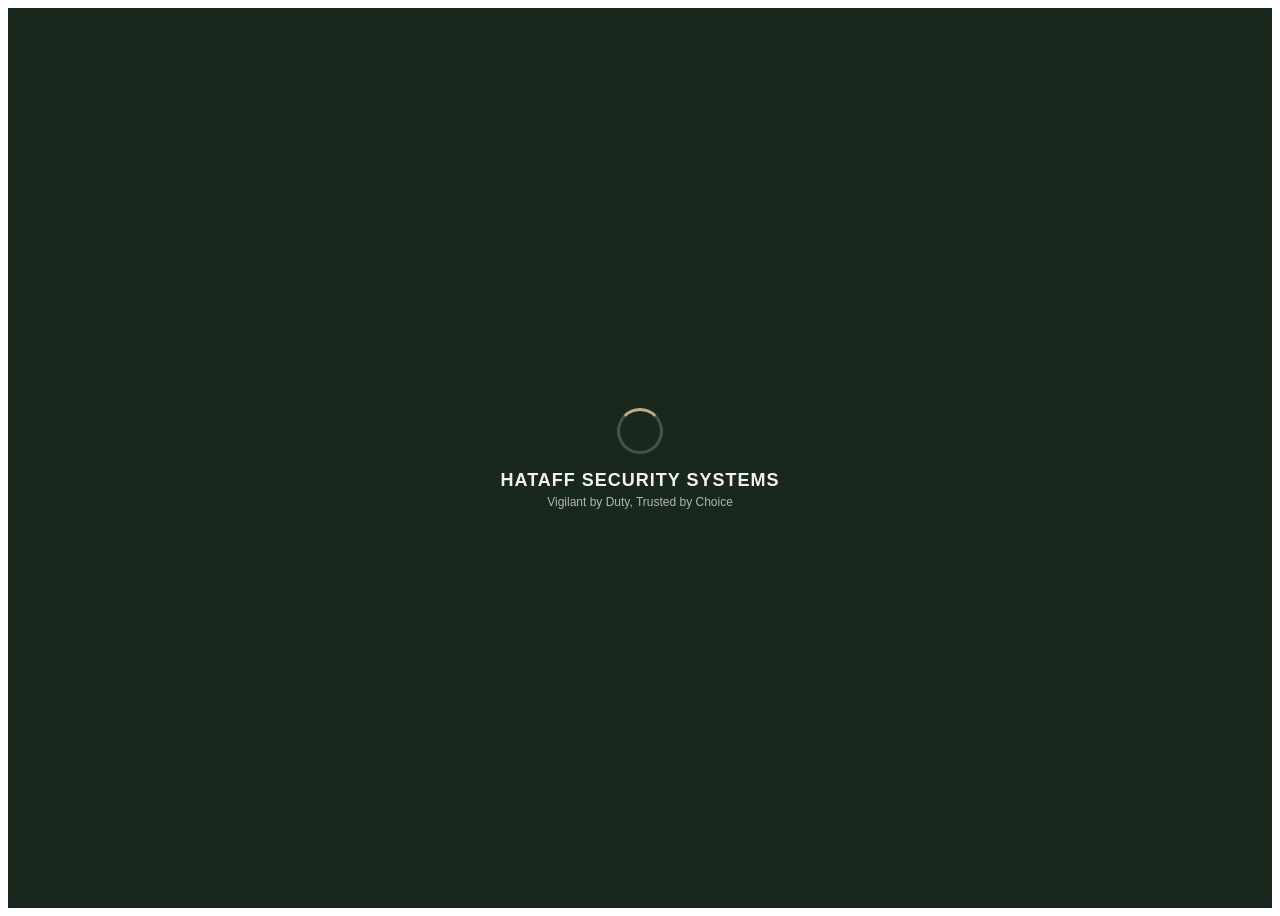
<file: index.html>
<!doctype html>
<html lang="en">
  <head>
    <meta charset="UTF-8" />
    <meta name="viewport" content="width=device-width, initial-scale=1.0" />
    <title>Hataff Security Systems (Pvt) Ltd. | Vigilant by Duty, Trusted by Choice</title>
    <meta name="description" content="Hataff Security Systems (Pvt) Ltd. is a Lahore-based premier private security contractor built on discipline, vigilance, and responsibility since 1995." />
    <meta property="og:title" content="Hataff Security Systems (Pvt) Ltd." />
    <meta property="og:description" content="Vigilant by duty. Trusted by choice. Complete security solutions for commercial, industrial, and residential sectors." />
    <meta property="og:type" content="website" />
    <meta name="twitter:card" content="summary_large_image" />
    <link rel="preconnect" href="https://fonts.googleapis.com">
    <link rel="preconnect" href="https://fonts.gstatic.com" crossorigin>
    <link href="https://fonts.googleapis.com/css2?family=Barlow+Semi+Condensed:wght@600;700;800;900&family=Plus+Jakarta+Sans:wght@400;500;600;700&display=swap" rel="stylesheet">
    <script>
      // 1. Ensure trailing slash for GitHub Pages repo URLs (avoids 404 on relative ./assets/)
      if (typeof window !== 'undefined' && window.location.hostname.endsWith('github.io')) {
        var path = window.location.pathname;
        if (path.length > 1 && !path.endsWith('/') && !path.split('/').pop().includes('.')) {
          window.location.replace(path + '/' + window.location.search + window.location.hash);
        }
      }

      // 2. Catch and display errors on screen instead of blank white screen
      window.addEventListener('error', function(e) {
        var root = document.getElementById('root');
        var errBox = document.getElementById('deploy-error-box');
        if (root && (!root.children.length || errBox)) {
          var msg = (e && e.message) ? e.message : 'Script loading error';
          var filename = (e && e.filename) ? e.filename : '';
          var html = '<div id="deploy-error-box" style="font-family:sans-serif;padding:24px;max-width:680px;margin:40px auto;background:#fff;border:2px solid #b91c1c;border-radius:12px;box-shadow:0 10px 25px rgba(0,0,0,0.1);color:#1c1917;">' +
            '<h2 style="color:#b91c1c;margin:0 0 12px;font-size:20px;font-weight:700;">Hataff Security App - Loading Issue Detected</h2>' +
            '<p style="margin:0 0 12px;font-size:14px;color:#44403c;">' + msg + '</p>' +
            (filename ? '<p style="font-size:12px;color:#78716c;word-break:break-all;">Source: ' + filename + '</p>' : '') +
            '<div style="margin-top:16px;padding:12px;background:#fef2f2;border-radius:8px;font-size:13px;line-height:1.5;color:#991b1b;">' +
            '<strong>How to fix on GitHub Pages:</strong><br>' +
            '1. Go to your GitHub repository > <strong>Settings</strong> > <strong>Pages</strong>.<br>' +
            '2. Under <strong>Build and deployment</strong>, change <strong>Source</strong> to <strong>GitHub Actions</strong>.<br>' +
            '3. Or if deploying from branch, ensure the pre-built <code>dist/</code> or <code>docs/</code> folder is selected.' +
            '</div></div>';
          root.innerHTML = html;
        }
      });
    </script>
  </head>
  <body class="bg-[#FBF9F5] text-neutral-900 antialiased selection:bg-[#203a27] selection:text-white">
    <div id="root">
      <!-- Loading indicator shown while React bundle initializes -->
      <div style="min-height:100vh;display:flex;align-items:center;justify-content:center;font-family:sans-serif;background:#18281c;color:#f5f2eb;">
        <div style="text-align:center;padding:20px;">
          <div style="width:40px;height:40px;border:3px solid rgba(255,255,255,0.2);border-top-color:#c2ab8a;border-radius:50%;animation:spin 0.8s linear infinite;margin:0 auto 16px;"></div>
          <div style="font-size:18px;font-weight:700;letter-spacing:1px;">HATAFF SECURITY SYSTEMS</div>
          <div style="font-size:12px;opacity:0.7;margin-top:4px;">Vigilant by Duty, Trusted by Choice</div>
        </div>
      </div>
      <style>@keyframes spin{to{transform:rotate(360deg)}}</style>
    </div>
    <script type="module" src="/src/main.tsx"></script>
  </body>
</html>
</file>
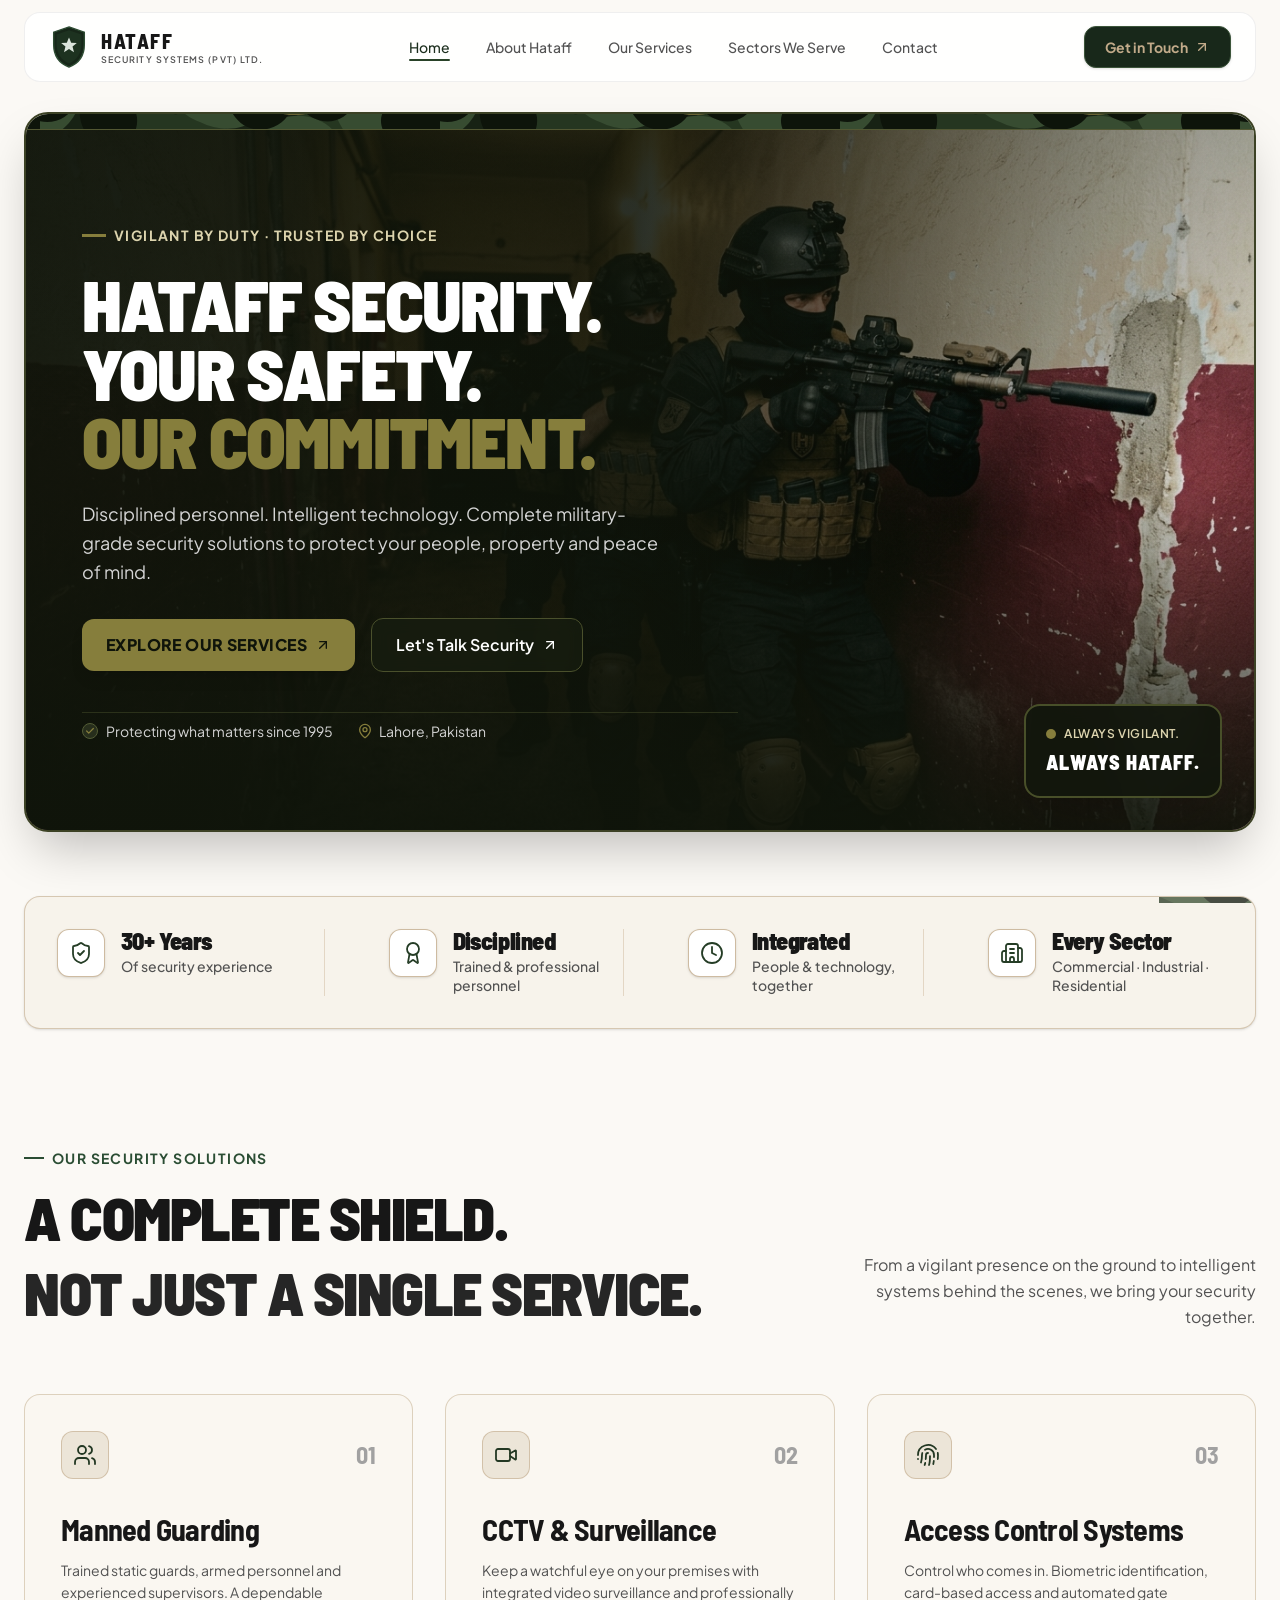
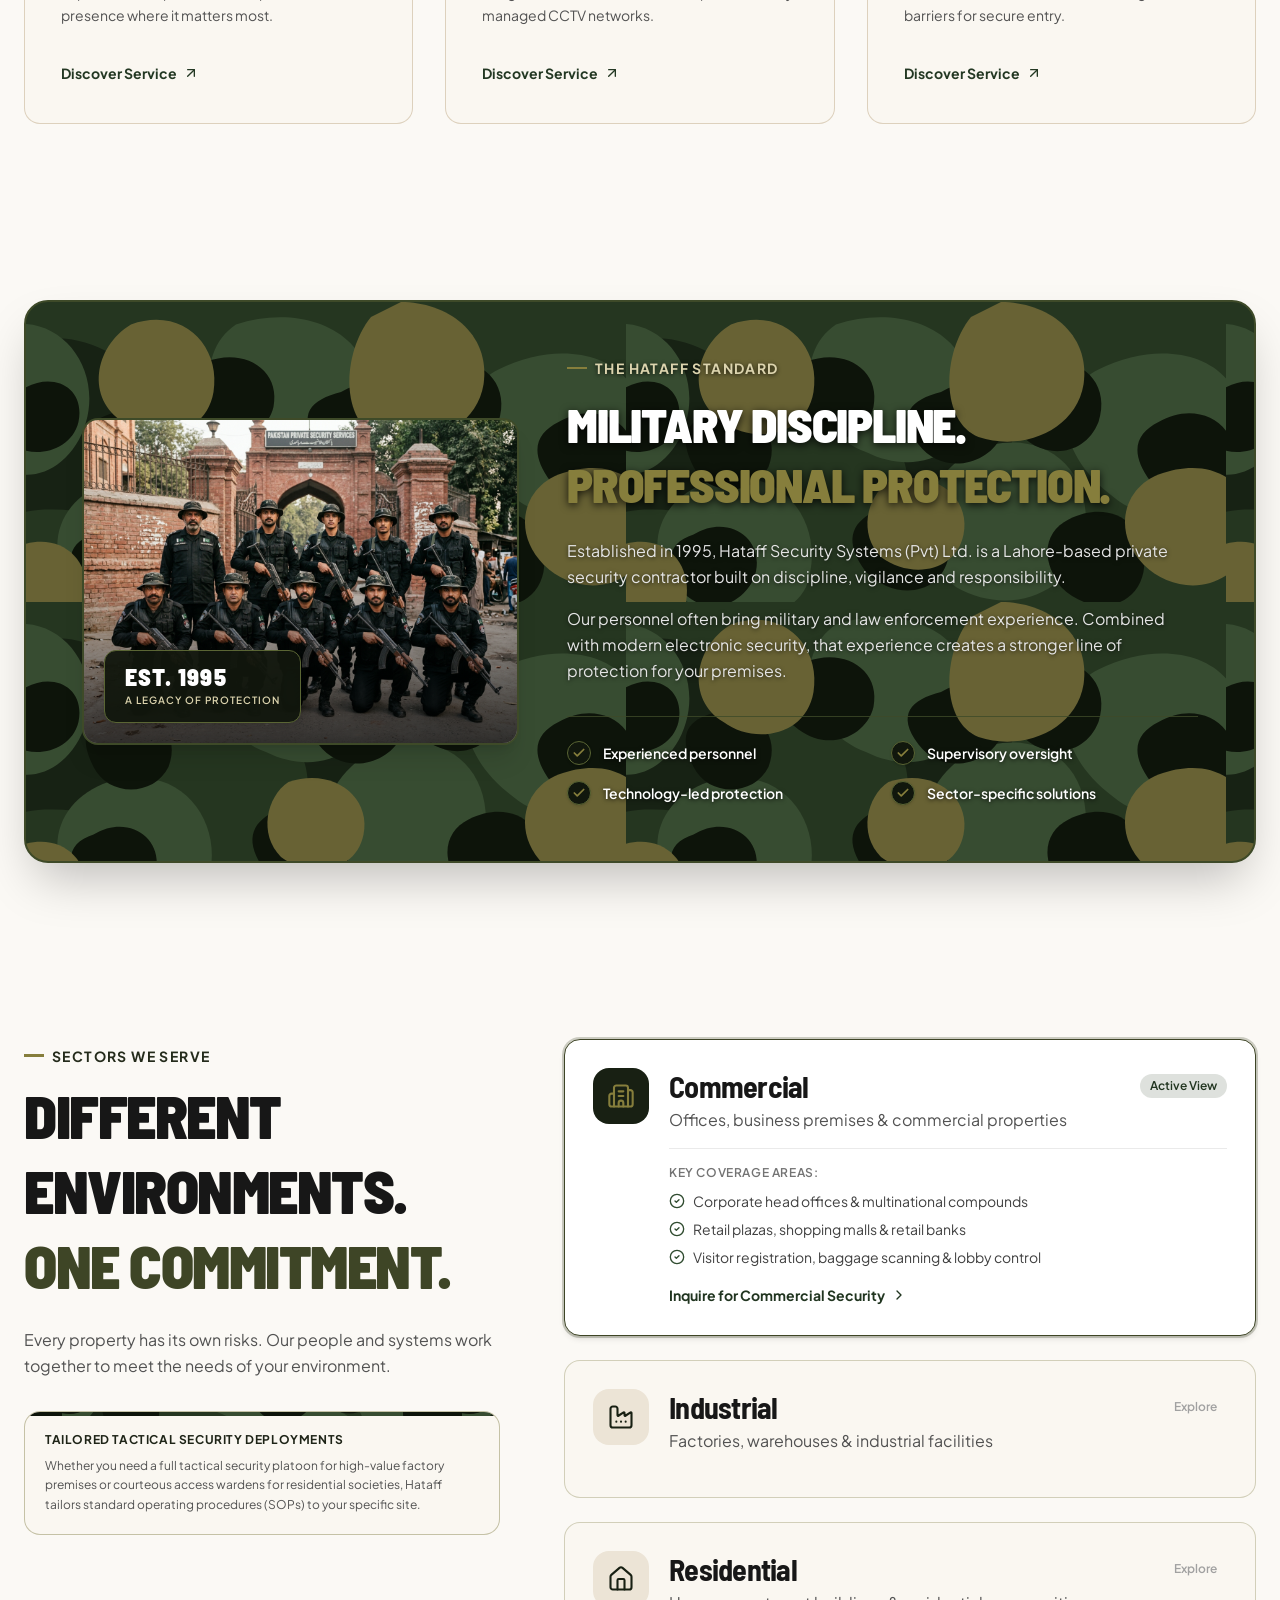
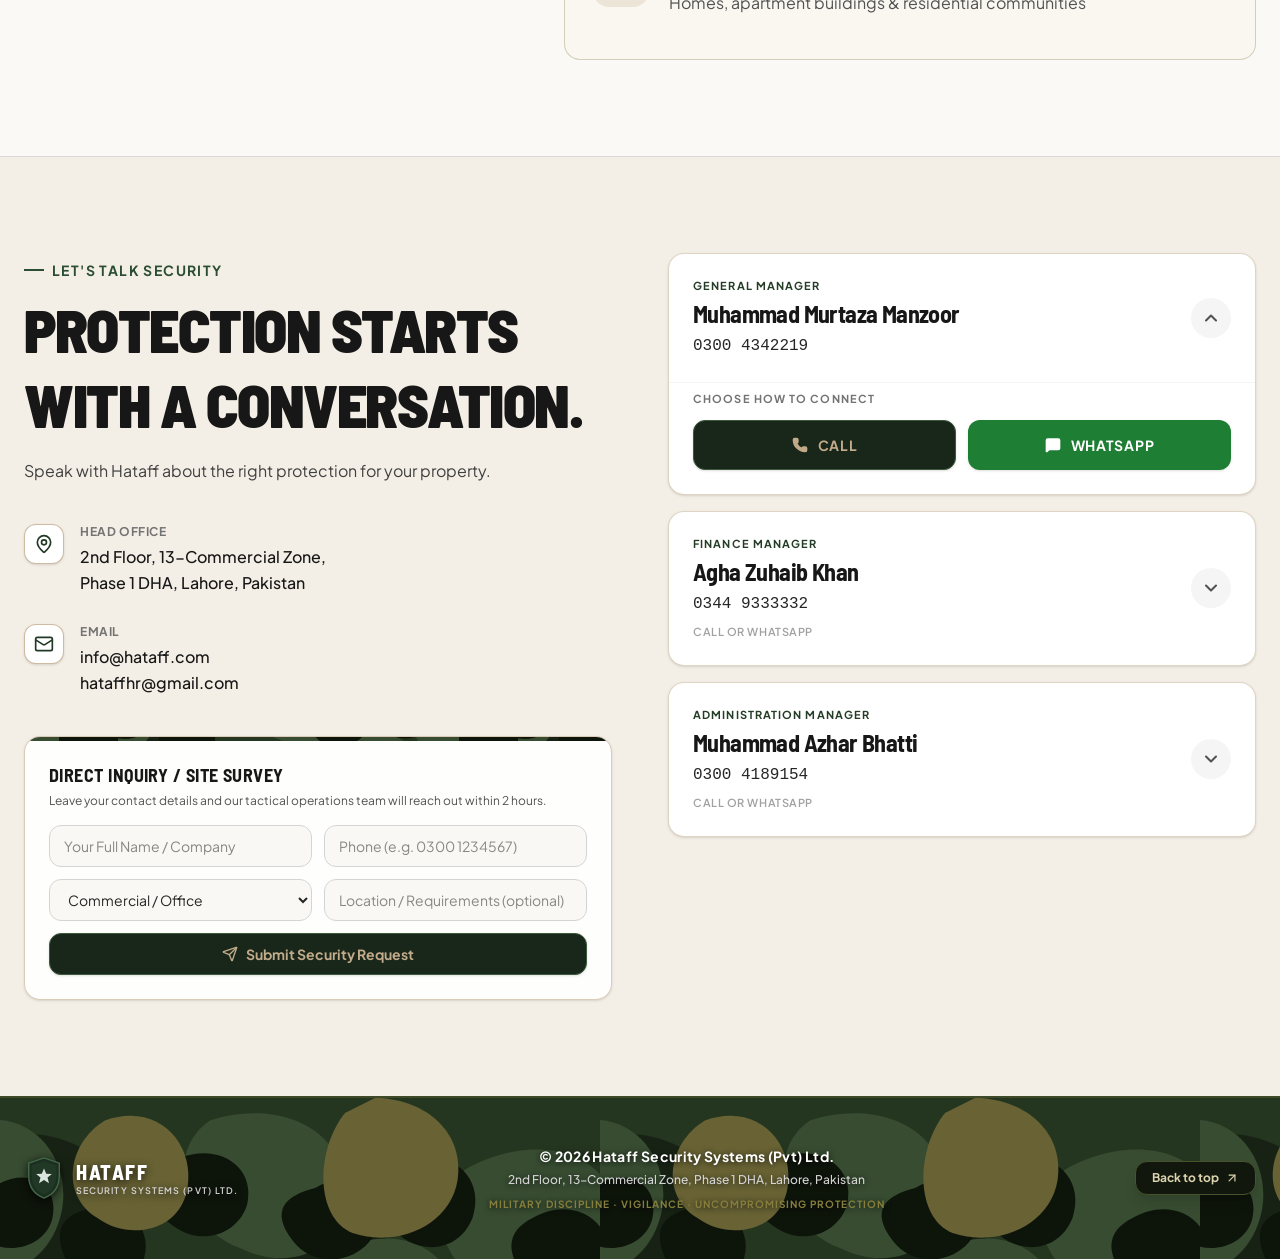
<file: docs/index.html>
<!doctype html>
<html lang="en">
  <head>
    <meta charset="UTF-8" />
    <meta name="viewport" content="width=device-width, initial-scale=1.0" />
    <title>Hataff Security Systems (Pvt) Ltd. | Vigilant by Duty, Trusted by Choice</title>
    <meta name="description" content="Hataff Security Systems (Pvt) Ltd. is a Lahore-based premier private security contractor built on discipline, vigilance, and responsibility since 1995." />
    <meta property="og:title" content="Hataff Security Systems (Pvt) Ltd." />
    <meta property="og:description" content="Vigilant by duty. Trusted by choice. Complete security solutions for commercial, industrial, and residential sectors." />
    <meta property="og:type" content="website" />
    <meta name="twitter:card" content="summary_large_image" />
    <link rel="preconnect" href="https://fonts.googleapis.com">
    <link rel="preconnect" href="https://fonts.gstatic.com" crossorigin>
    <link href="https://fonts.googleapis.com/css2?family=Barlow+Semi+Condensed:wght@600;700;800;900&family=Plus+Jakarta+Sans:wght@400;500;600;700&display=swap" rel="stylesheet">
    <script>
      // 1. Ensure trailing slash for GitHub Pages repo URLs (avoids 404 on relative ./assets/)
      if (typeof window !== 'undefined' && window.location.hostname.endsWith('github.io')) {
        var path = window.location.pathname;
        if (path.length > 1 && !path.endsWith('/') && !path.split('/').pop().includes('.')) {
          window.location.replace(path + '/' + window.location.search + window.location.hash);
        }
      }

      // 2. Catch and display errors on screen instead of blank white screen
      window.addEventListener('error', function(e) {
        var root = document.getElementById('root');
        var errBox = document.getElementById('deploy-error-box');
        if (root && (!root.children.length || errBox)) {
          var msg = (e && e.message) ? e.message : 'Script loading error';
          var filename = (e && e.filename) ? e.filename : '';
          var html = '<div id="deploy-error-box" style="font-family:sans-serif;padding:24px;max-width:680px;margin:40px auto;background:#fff;border:2px solid #b91c1c;border-radius:12px;box-shadow:0 10px 25px rgba(0,0,0,0.1);color:#1c1917;">' +
            '<h2 style="color:#b91c1c;margin:0 0 12px;font-size:20px;font-weight:700;">Hataff Security App - Loading Issue Detected</h2>' +
            '<p style="margin:0 0 12px;font-size:14px;color:#44403c;">' + msg + '</p>' +
            (filename ? '<p style="font-size:12px;color:#78716c;word-break:break-all;">Source: ' + filename + '</p>' : '') +
            '<div style="margin-top:16px;padding:12px;background:#fef2f2;border-radius:8px;font-size:13px;line-height:1.5;color:#991b1b;">' +
            '<strong>How to fix on GitHub Pages:</strong><br>' +
            '1. Go to your GitHub repository > <strong>Settings</strong> > <strong>Pages</strong>.<br>' +
            '2. Under <strong>Build and deployment</strong>, change <strong>Source</strong> to <strong>GitHub Actions</strong>.<br>' +
            '3. Or if deploying from branch, ensure the pre-built <code>dist/</code> or <code>docs/</code> folder is selected.' +
            '</div></div>';
          root.innerHTML = html;
        }
      });
    </script>
    <script type="module" crossorigin src="./assets/index-BoXOuzXP.js"></script>
    <link rel="stylesheet" crossorigin href="./assets/index-02SM_nDd.css">
  </head>
  <body class="bg-[#FBF9F5] text-neutral-900 antialiased selection:bg-[#203a27] selection:text-white">
    <div id="root">
      <!-- Loading indicator shown while React bundle initializes -->
      <div style="min-height:100vh;display:flex;align-items:center;justify-content:center;font-family:sans-serif;background:#18281c;color:#f5f2eb;">
        <div style="text-align:center;padding:20px;">
          <div style="width:40px;height:40px;border:3px solid rgba(255,255,255,0.2);border-top-color:#c2ab8a;border-radius:50%;animation:spin 0.8s linear infinite;margin:0 auto 16px;"></div>
          <div style="font-size:18px;font-weight:700;letter-spacing:1px;">HATAFF SECURITY SYSTEMS</div>
          <div style="font-size:12px;opacity:0.7;margin-top:4px;">Vigilant by Duty, Trusted by Choice</div>
        </div>
      </div>
      <style>@keyframes spin{to{transform:rotate(360deg)}}</style>
    </div>
  </body>
</html>
</file>
